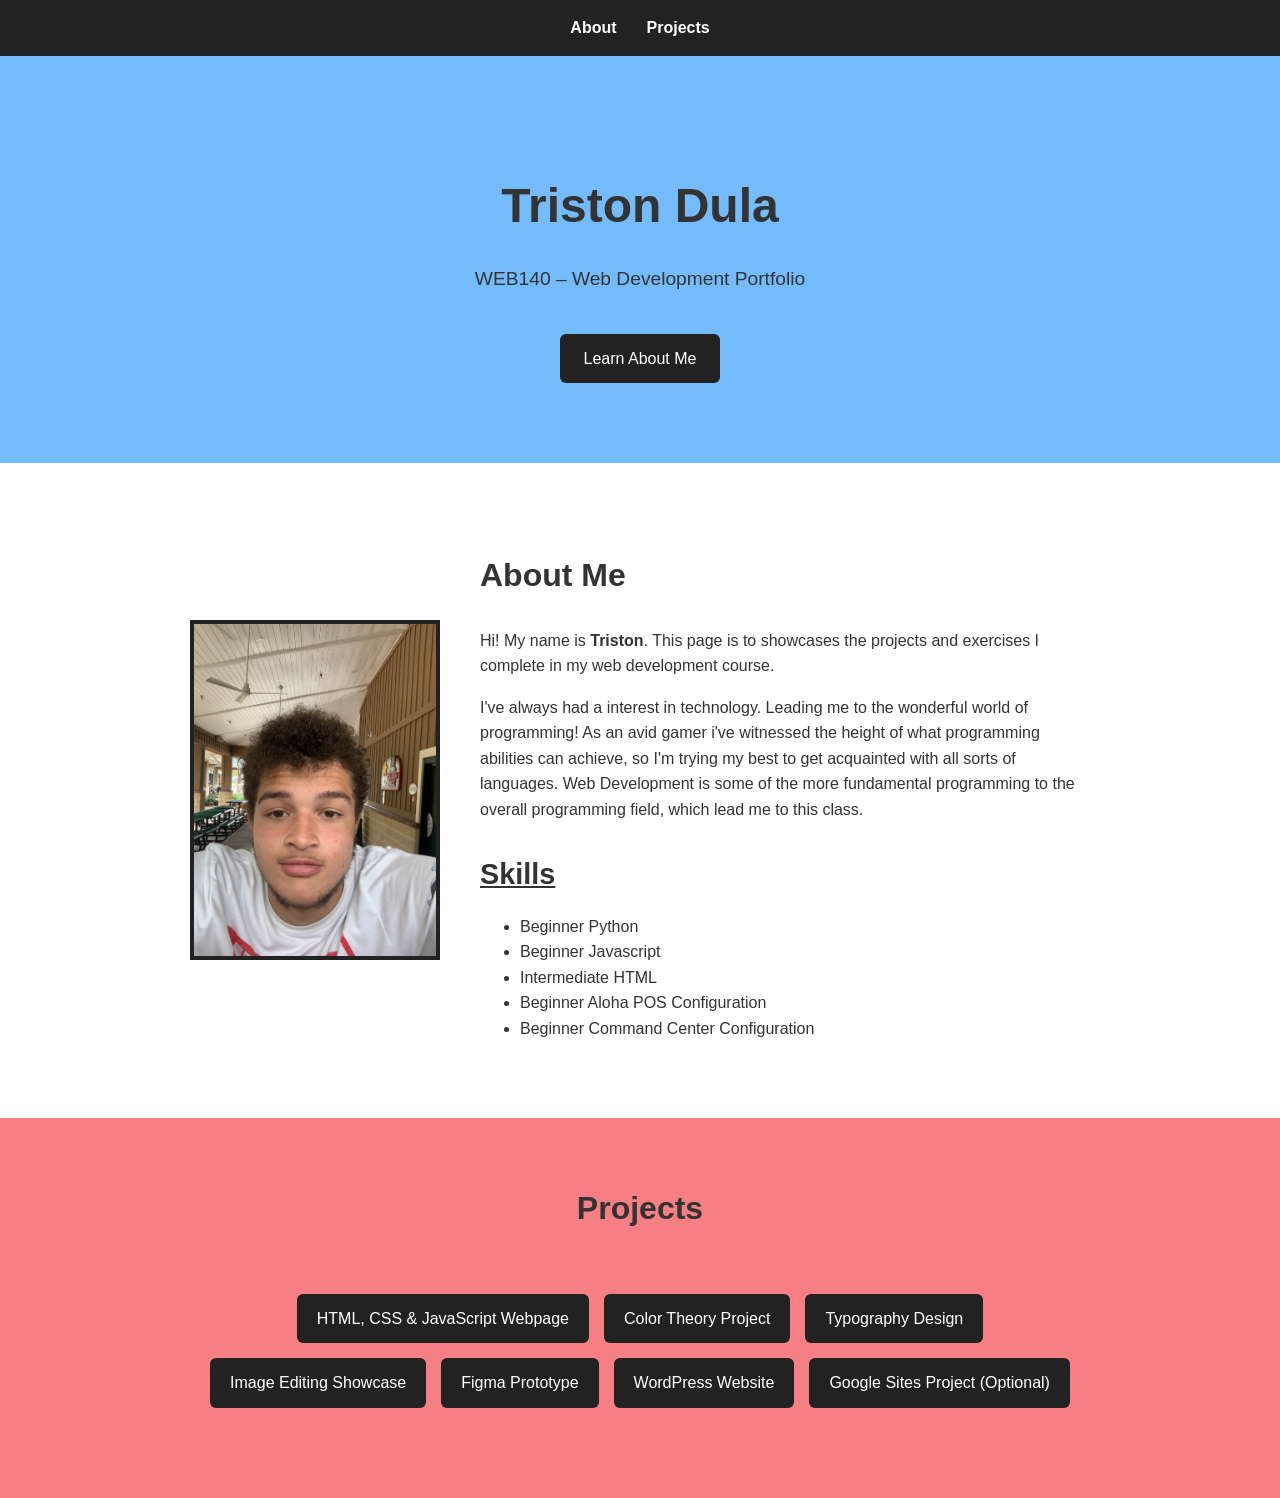
<file: web140/index.html>
<!DOCTYPE html>
<html lang="en">
  <head>
    <meta charset="UTF-8">
    <link rel="stylesheet" href="./style.css">
    <meta name="viewport" content="width=device-width, initial-scale=1.0">
    <title>Student Portfolio</title>
    <script>document.addEventListener('DOMContentLoaded', function() {
						if (document.documentElement.hasAttribute('lang')) {
							document.documentElement.dataset.customLang = '';
							return;
						}
						document.documentElement.setAttribute('lang', 'en-us');
					});</script><script>document.addEventListener('DOMContentLoaded', function() {
						if (document.head.querySelector('title')) return;
						var handleAppendTitle = function(evt) {
							if (!evt || !evt.data) return;

							try {
								var data = JSON.parse(evt.data);
								if (data.handler !== 'd2l.iframe.requestPageTitle' || !data.pageTitle) return;

								window.removeEventListener('message', handleAppendTitle, false);

								var titleElm = document.createElement('title');
								titleElm.textContent = data.pageTitle;
								document.head.appendChild(titleElm);
							} catch (e) {}
						};

						window.addEventListener('message', handleAppendTitle, false);
						window.parent.postMessage(JSON.stringify({ handler: 'd2l.iframe.requestPageTitle' }), '*');
					});</script><script>window.addEventListener('message', function(event) { 
					if( !event.data ) {
						return;
					}

					let params;
					try {
						params = JSON.parse( event.data );
					}
					catch {
						return;
					}
					if( !params.subject || params.subject !== 'lti.frameResize' ) {
						return;
					}

					const MAX_FRAME_HEIGHT = 10000;
					if( !params.height || params.height < 1 || params.height > MAX_FRAME_HEIGHT ) {
						console.warn( 'Invalid height value received, aborting' );
						return;
					}
					const el = document.getElementsByTagName( 'iframe' );
					for ( let i=0; i < el.length; i++ ) {
						if( el[i].contentWindow === event.source ) {
							el[i].style.height = params.height + 'px';

							console.info( 'Setting iFrame height to ' + params.height );

							if( el[i].getAttribute('lockwidth') !== 'true'){
								el[i].style.width = '100%';
								console.info( 'Setting iFrame width to 100%' );
							}
						}
					}
				});</script><script src="https://s.brightspace.com/lib/bsi/2026.8.278/unbundled/embeds.js" type="module"></script><script>document.addEventListener('DOMContentLoaded', function() {
					window.D2L.EmbedRenderer.renderEmbeds(document.body);
				});</script><script src="https://s.brightspace.com/lib/bsi/2026.8.278/unbundled/mathjax.js" type="module"></script><script>document.addEventListener('DOMContentLoaded', function() {
			if (document.querySelector('math, .d2l-element, .d2l-cplus-layout') || /\$\$|\\\(|\\\[|\\begin{|\\ref{|\\eqref{/.test(document.body.innerHTML)) {
				document.querySelectorAll('mspace[linebreak="newline"]').forEach(elm => {
					elm.setAttribute('style', 'display: block; height: 0.5rem;');
				});

				document.querySelectorAll('math mmultiscripts > none').forEach(elm => {
					const mrow = document.createElementNS('http://www.w3.org/1998/Math/MathML', 'mrow');
					elm.replaceWith(mrow);
				});

				window.D2L.MathJax.loadMathJax({"renderLatex":true,"outputScale":1.5,"enableMML3Support":false});
			}
		});</script><script src="https://s.brightspace.com/lib/bsi/2026.8.278/unbundled/prism.js" type="module"></script><script>document.addEventListener('DOMContentLoaded', function() {
					document.querySelectorAll('.d2l-code').forEach(code => {
						window.D2L.Prism.formatCodeElement(code);
					});
				});</script><script>document.addEventListener('DOMContentLoaded', async () => {
			document.querySelectorAll('iframe[src*="quickLink.d2l"][src*="type=lti"]').forEach(iframe => {
				iframe.style.borderStyle = 'none';
			});
		});</script><script src="https://s.brightspace.com/lib/bsi/2026.8.278/unbundled/context-provider-host-factory.js" type="module"></script><script>document.addEventListener('DOMContentLoaded', async () => {
			document.documentElement.setAttribute('data-mathjax-context', '{"renderLatex":true,"outputScale":1.5,"enableMML3Support":false}');
			window.D2L.ContextProvider.createContextProviderHost();
		});</script><script>
					if (window.frameElement !== null && !document.documentElement.hasAttribute('data-oslo')) {
						const osloSettings = {"batch":"/d2l/api/oslo/batch?languageId=1","collection":"/d2l/api/oslo/collection?languageId=1","version":"W/\"20.26.8.28153.638396676610101010\""};
						document.documentElement.setAttribute('data-oslo', JSON.stringify(osloSettings));
					}
				</script><script src="https://s.brightspace.com/lib/bsi/2026.8.278/unbundled/creator.js" type="module"></script><script>document.addEventListener('DOMContentLoaded', async () => {
			const activities = [];
			const practices = [];
			const allPractices = document.querySelectorAll('.d2l-practice');
			const elements = document.querySelectorAll('.d2l-element');
			let layouts = [...document.querySelectorAll('.d2l-cplus-layout')];
			const tables = document.querySelectorAll('table');
			const contentStylerStyleLinks = document.querySelectorAll('head > link[href="https://templates.lcs.brightspace.com/lib/assets/css/styles.min.css"]');
			const contentStylerOverides = document.querySelectorAll('head > link[href^="/d2l/le/contentstyler/"][data-override="override"]');

			layouts = layouts.filter((layout) => layout.closest('.d2l-element.mceNonEditable') === null);

			for (const practice of allPractices) {
				const activityContainer = practice.hasAttribute('data-d2l-activity-href');
				if (activityContainer) {
					activities.push(practice);
				}
				else {
					practices.push(practice);
				}
			}

			if (layouts.length > 0) {
				window.D2L.Creator.convertLayouts(layouts);
			}
			if (elements.length > 0) {
				window.D2L.Creator.convertElements(elements, 6606, '/content/', true);
			}
			if (activities.length > 0) {
				window.D2L.Creator.convertPracticeActivities(activities, 6606, '/content/');
			}
			if (practices.length > 0) {
				window.D2L.Creator.convertPractices(practices, 6606, '/content/');
			}
			if (contentStylerStyleLinks.length > 0 && contentStylerOverides.length > 0 && tables.length > 0) {
				window.D2L.Creator.wrapTables(tables);
			}
		});</script><script>function lti_launch( vars, target ) {
					var query = '';
					var new_tab = false;

					for(var key in vars) {
						if(query.length == 0) {
							query += '?' + key + '=' + encodeURIComponent(vars[key]);
						}
						else {
							query += '&' + key + '=' + encodeURIComponent(vars[key]);
						}
					}

					var url = '/d2l/customization/pearsonlti/6606/Launch' + query;(target == '_blank') ? window.open( url, '_blank' ) : location.replace( url );}</script>
  </head>
  
  <body>
  <!-- NAVIGATION -->
    <nav class="navbar">
        <ul>
            <li><a href="#about">About</a></li>
            <li><a href="#projects">Projects</a></li>
        </ul>
    </nav>


    <!-- HERO SECTION -->
    <header class="hero">

        <h1>Triston Dula</h1>

        <p>WEB140 – Web Development Portfolio</p>

        <a href="#about" class="hero-btn">
            Learn About Me
        </a>

    </header>


    <!-- ABOUT SECTION -->
    <section id="about" class="about-section">

        <div class="about-container">

            <img src="images/ProfileImage.JPG"
                alt="My Photo"
                class="profile-pic"
            >

            <div class="about-text">

                <h2>About Me</h2>

                <p>
                    Hi! My name is <strong>Triston</strong>.
                    This page is to showcases the projects and exercises I complete in my web development course.
                </p>

                <p>
                    I've always had a interest in technology. Leading me to the wonderful world of programming! As an avid gamer i've witnessed the height of what programming abilities can achieve, so I'm trying my best to get acquainted with all sorts of languages. Web Development is some of the more fundamental programming to the overall programming field, which lead me to this class. 
                </p>
              <p class='skillsTitle'>Skills</p>
              <ul>
                <li>Beginner Python</li>
                <li>Beginner Javascript</li>
                <li>Intermediate HTML</li>
                <li>Beginner Aloha POS Configuration</li>
                <li>Beginner Command Center Configuration</li>
                
              </ul>

                <!-- JavaScript interaction -->

            </div>
          
        </div>

    </section>


    <!-- PROJECTS SECTION -->
    <section id="projects" class="projects-section">

        <h2 class = 'projectsTitle'>Projects</h2>

        <div class="assignment-buttons">

            <!-- Week 1 project -->
            <a href="/web140/week1/">
                HTML, CSS & JavaScript Webpage
            </a>

            <!-- Future projects -->
            <a href="/web140/colorTheory/">
                Color Theory Project
            </a>

            <a href="/web140/typographyDesign/">
                Typography Design
            </a>

            <a href="/web140/ImageEditing/">
                Image Editing Showcase
            </a>

            <a href="https://www.figma.com/design/48NIgCNxyipZVoq4AUMKo8/Web140---Website-Project---Triston-Dula?node-id=0-1&t=Qa4LPU0vFCNDb8rU-1" target="_blank">
                Figma Prototype
            </a>

            <a href="https://goatcomics3.wordpress.com/">
                WordPress Website
            </a>

            <a href="#">
                Google Sites Project (Optional)
            </a>

        </div>

    </section>


    <!-- JAVASCRIPT -->
    <script src="./script.js"></script>
  </body>
</html>
</file>
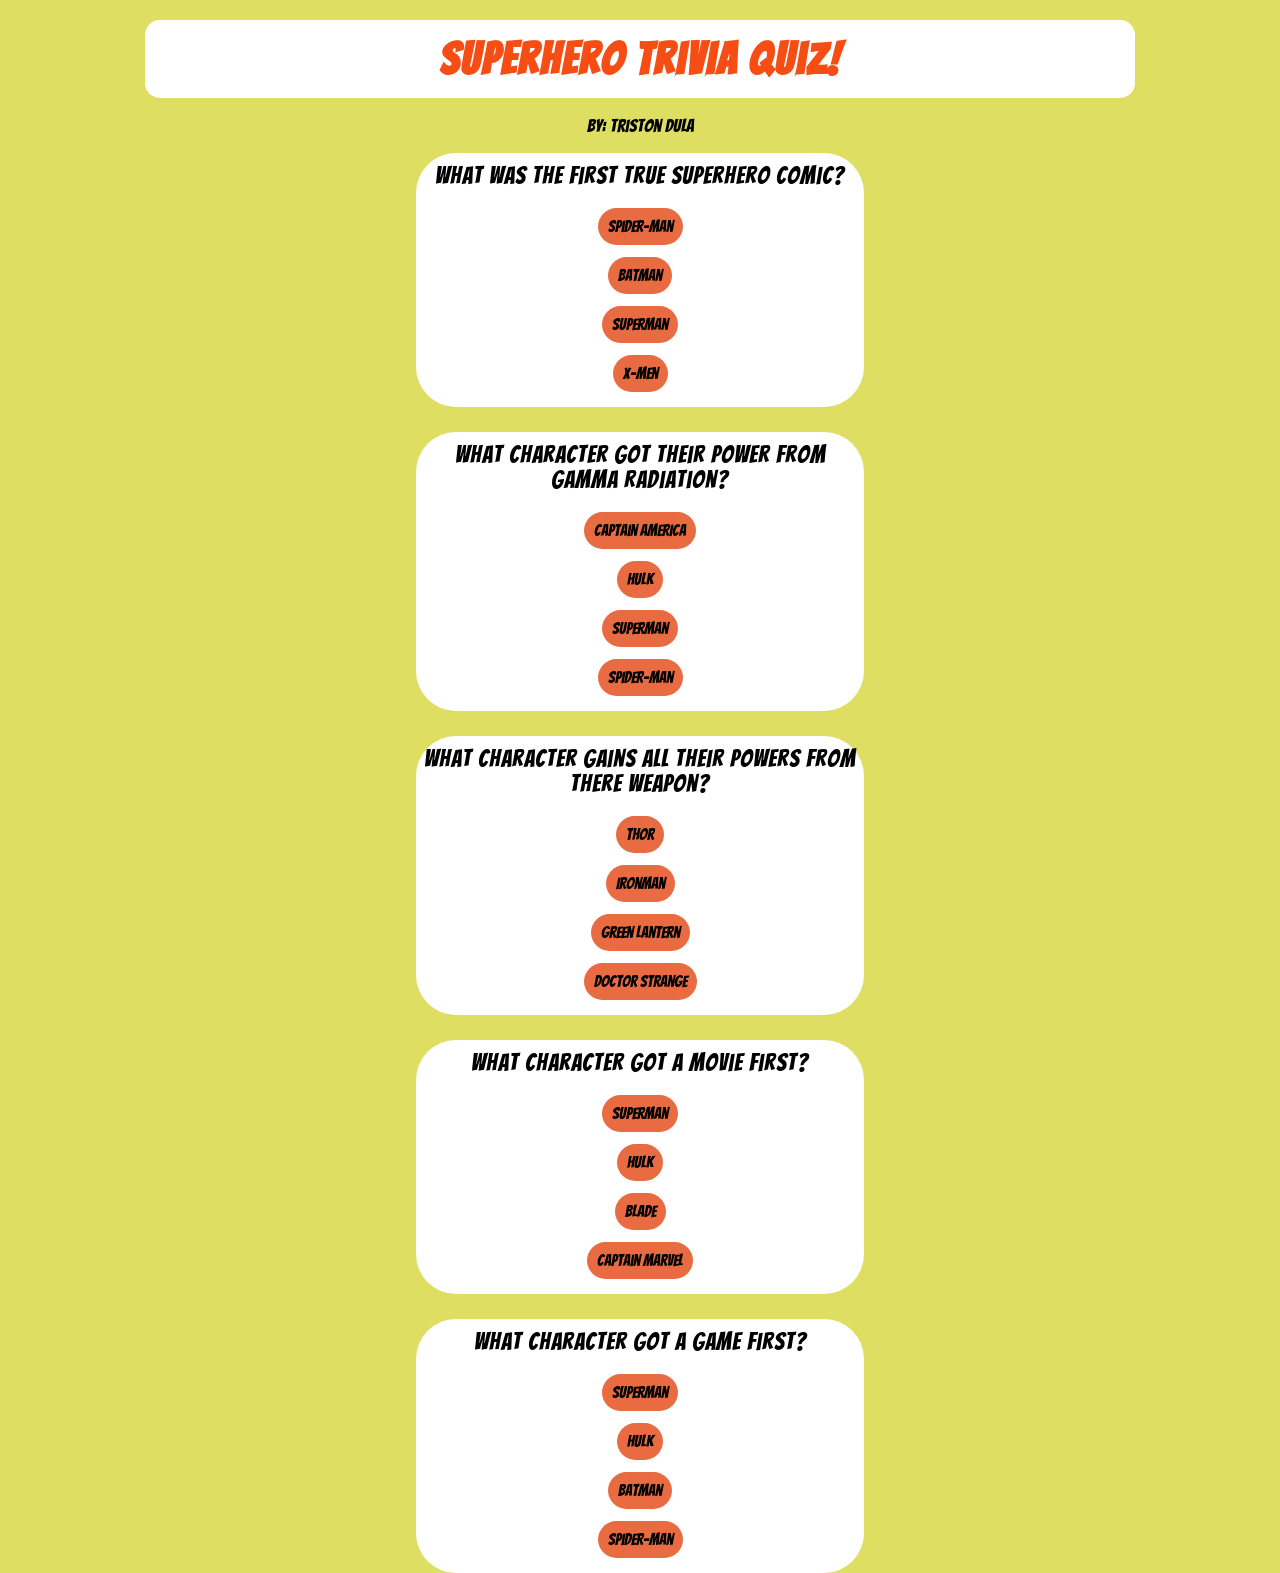
<file: week 1/Index.html>
<!DOCTYPE html>
<html lang="en">

<head>
    <meta charset="UTF-8">
    <meta name="viewport" content="width=device-width, initial-scale=1.0">
    <title>Superhero Trivia Quiz</title>
    <link rel="stylesheet" href="quizstyles.css">
   
</head>

<body>
<div>
    <h1 class="title">Superhero trivia Quiz!</h1>
   <div class="author"><p>By: Triston Dula</p></div> 
</div>
    <div class="questionarea">
        <div class="question">
        <p class="question-title">What was the first true Superhero Comic?</p>
        <ul>
            <li><button>Spider-man</button></li>
            <li><button>Batman</button></li>
            <li><button>Superman</button></li>
            <li><button>X-Men</button></li>
        </ul>
        </div>
<div class="question">
        <p class="question-title">What character got their power from Gamma Radiation?</p>
        <ul>
            <li><button>Captain America</button></li>
            <li><button>Hulk</button></li>
            <li><button>Superman</button></li>
            <li><button>Spider-man</button></li>
        </ul>
</div>
<div class="question">
         <p class="question-title">What character gains all their powers from there weapon?</p>
        <ul>
            <li><button>Thor</button></li>
            <li><button>Ironman</button></li>
            <li><button>Green Lantern</button></li>
            <li><button>Doctor Strange</button></li>
        </ul>
</div>
<div class="question"> 
        <p class="question-title">What character got a movie first?</p>
        <ul>
            <li><button>Superman</button></li>
            <li><button>Hulk</button></li>
            <li><button>Blade</button></li>
            <li><button>Captain Marvel</button></li>
        </ul>
</div>
<div class="question">
        <p class="question-title">What character got a game first?</p>
        <ul>
            <li><button>Superman</button></li>
            <li><button>Hulk</button></li>
            <li><button>Batman</button></li>
            <li><button>Spider-man</button></li>
        </ul>
</div>
    </div>
</body>

</html>
</file>
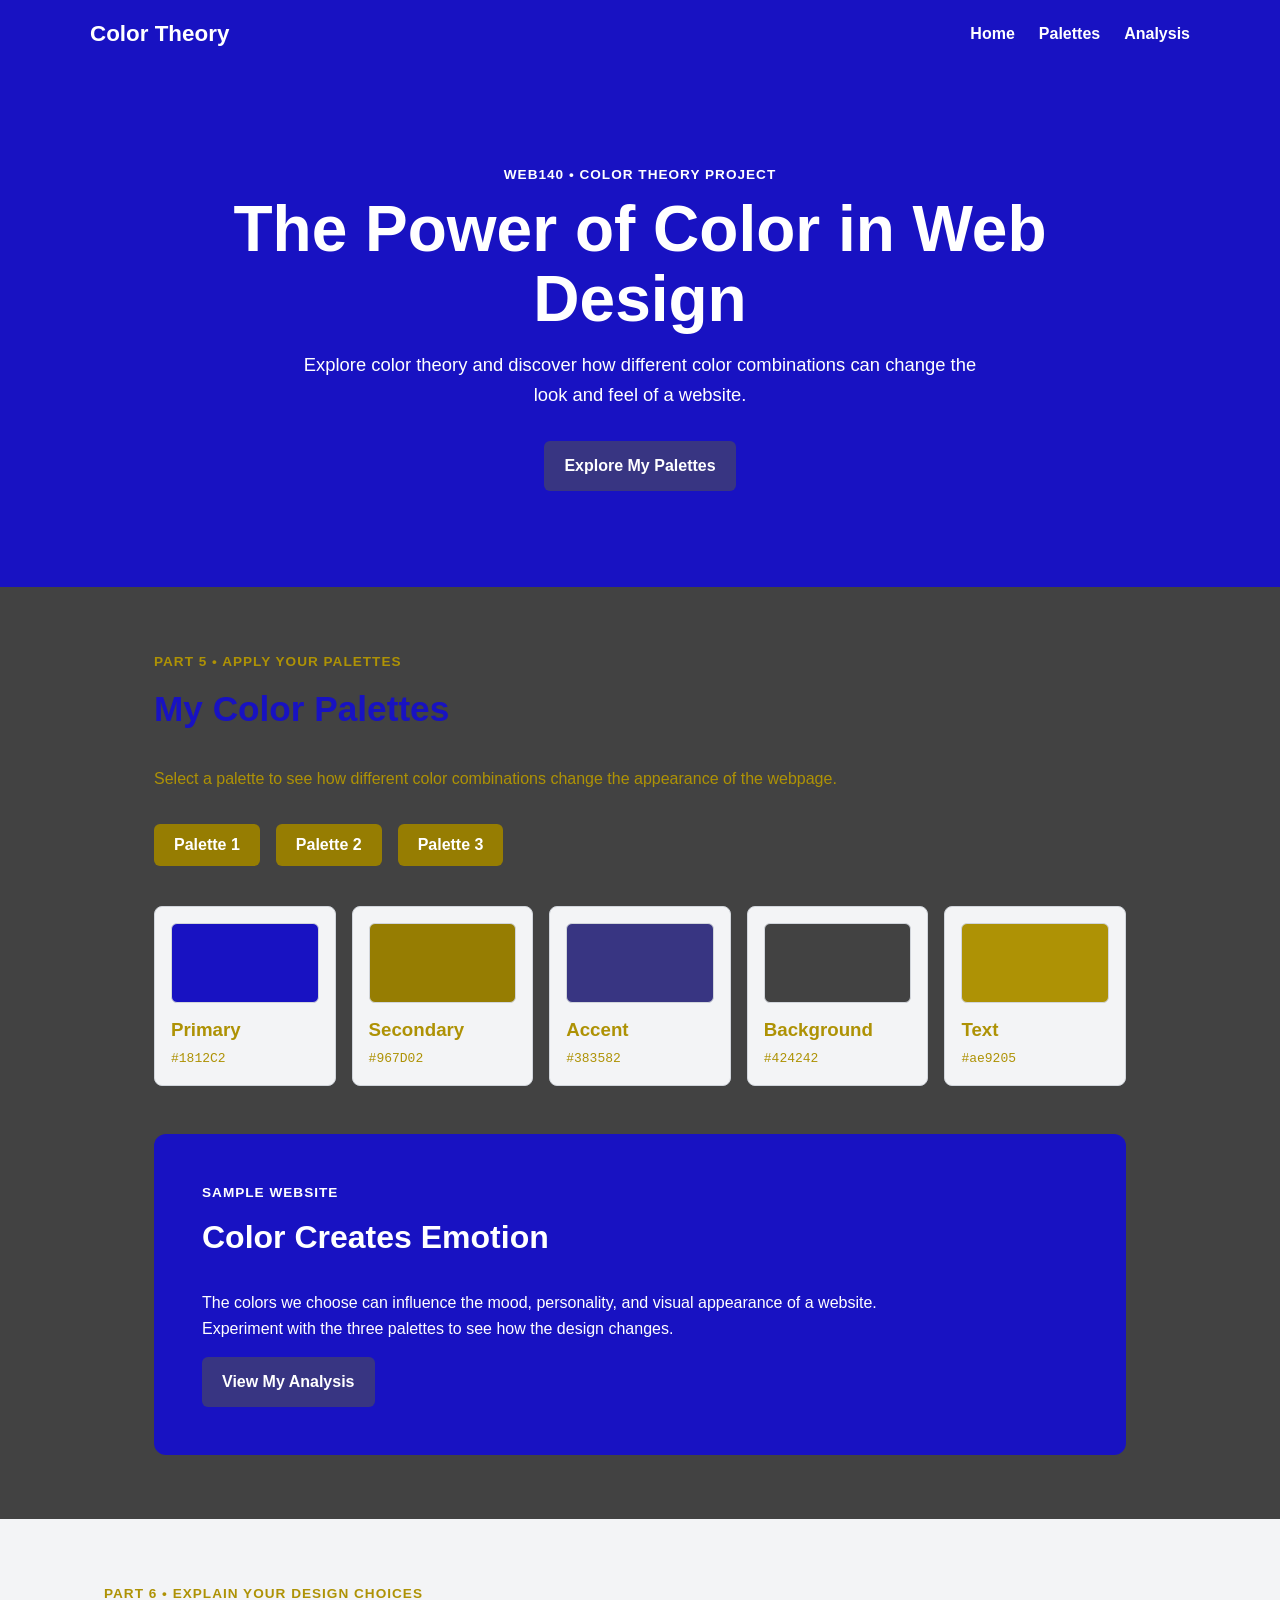
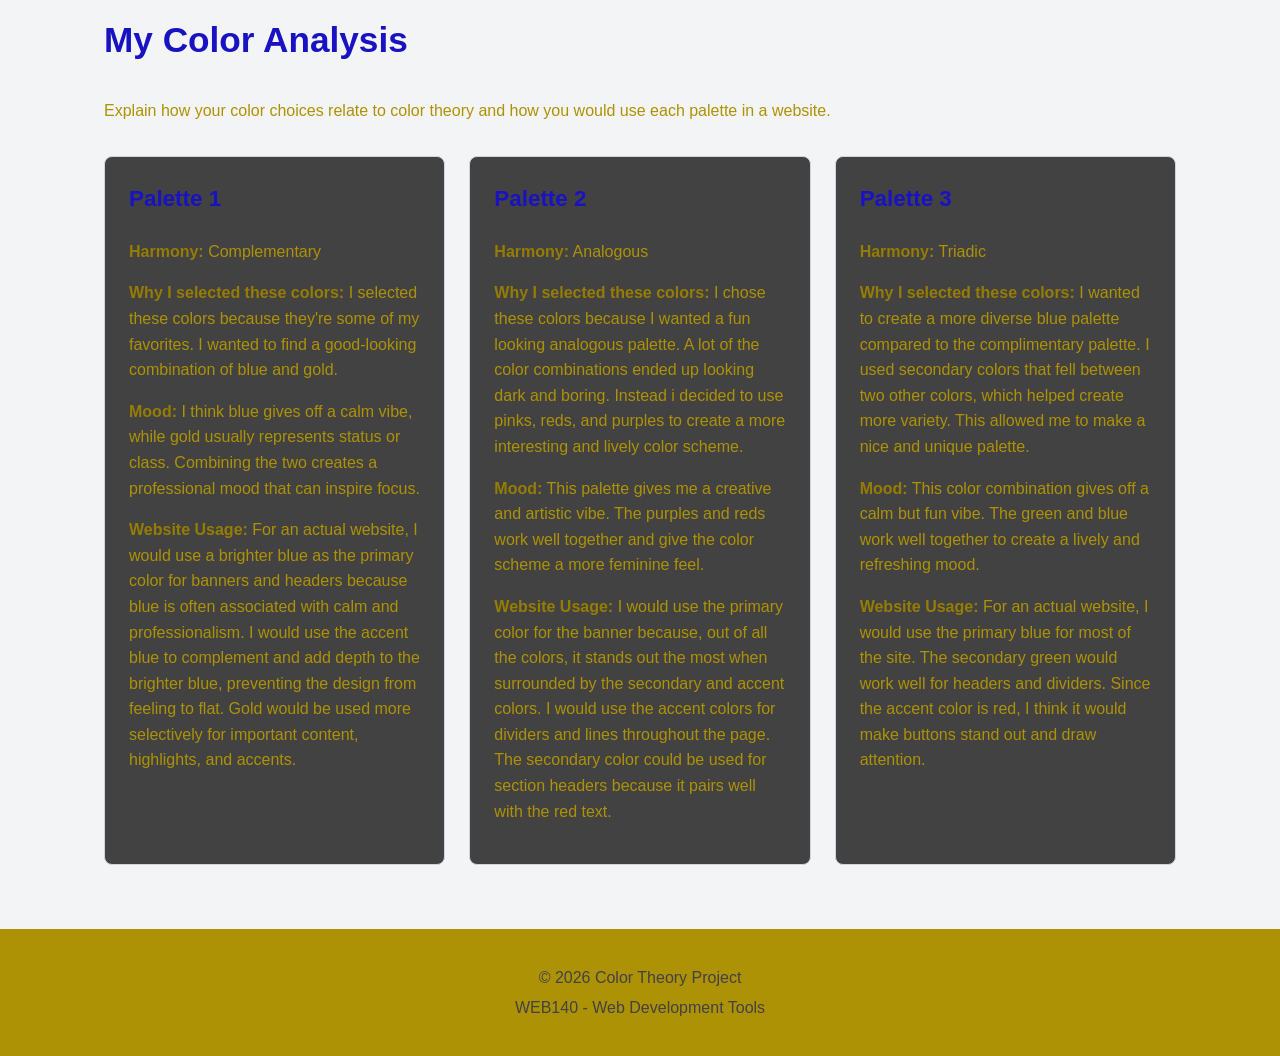
<file: web140/colorTheory/index.html>
<!DOCTYPE html>
<html lang="en">

<head>

    <meta charset="UTF-8">

    <meta name="viewport" content="width=device-width, initial-scale=1.0">

    <title>Color Theory Project</title>

    <link rel="stylesheet" href="style.css">

<script>document.addEventListener('DOMContentLoaded', function() {
						if (document.documentElement.hasAttribute('lang')) {
							document.documentElement.dataset.customLang = '';
							return;
						}
						document.documentElement.setAttribute('lang', 'en-us');
					});</script><script>document.addEventListener('DOMContentLoaded', function() {
						if (document.head.querySelector('title')) return;
						var handleAppendTitle = function(evt) {
							if (!evt || !evt.data) return;

							try {
								var data = JSON.parse(evt.data);
								if (data.handler !== 'd2l.iframe.requestPageTitle' || !data.pageTitle) return;

								window.removeEventListener('message', handleAppendTitle, false);

								var titleElm = document.createElement('title');
								titleElm.textContent = data.pageTitle;
								document.head.appendChild(titleElm);
							} catch (e) {}
						};

						window.addEventListener('message', handleAppendTitle, false);
						window.parent.postMessage(JSON.stringify({ handler: 'd2l.iframe.requestPageTitle' }), '*');
					});</script><script>window.addEventListener('message', function(event) { 
					if( !event.data ) {
						return;
					}

					let params;
					try {
						params = JSON.parse( event.data );
					}
					catch {
						return;
					}
					if( !params.subject || params.subject !== 'lti.frameResize' ) {
						return;
					}

					const MAX_FRAME_HEIGHT = 10000;
					if( !params.height || params.height < 1 || params.height > MAX_FRAME_HEIGHT ) {
						console.warn( 'Invalid height value received, aborting' );
						return;
					}
					const el = document.getElementsByTagName( 'iframe' );
					for ( let i=0; i < el.length; i++ ) {
						if( el[i].contentWindow === event.source ) {
							el[i].style.height = params.height + 'px';

							console.info( 'Setting iFrame height to ' + params.height );

							if( el[i].getAttribute('lockwidth') !== 'true'){
								el[i].style.width = '100%';
								console.info( 'Setting iFrame width to 100%' );
							}
						}
					}
				});</script><script src="https://s.brightspace.com/lib/bsi/2026.8.278/unbundled/embeds.js" type="module"></script><script>document.addEventListener('DOMContentLoaded', function() {
					window.D2L.EmbedRenderer.renderEmbeds(document.body);
				});</script><script src="https://s.brightspace.com/lib/bsi/2026.8.278/unbundled/mathjax.js" type="module"></script><script>document.addEventListener('DOMContentLoaded', function() {
			if (document.querySelector('math, .d2l-element, .d2l-cplus-layout') || /\$\$|\\\(|\\\[|\\begin{|\\ref{|\\eqref{/.test(document.body.innerHTML)) {
				document.querySelectorAll('mspace[linebreak="newline"]').forEach(elm => {
					elm.setAttribute('style', 'display: block; height: 0.5rem;');
				});

				document.querySelectorAll('math mmultiscripts > none').forEach(elm => {
					const mrow = document.createElementNS('http://www.w3.org/1998/Math/MathML', 'mrow');
					elm.replaceWith(mrow);
				});

				window.D2L.MathJax.loadMathJax({"renderLatex":true,"outputScale":1.5,"enableMML3Support":false});
			}
		});</script><script src="https://s.brightspace.com/lib/bsi/2026.8.278/unbundled/prism.js" type="module"></script><script>document.addEventListener('DOMContentLoaded', function() {
					document.querySelectorAll('.d2l-code').forEach(code => {
						window.D2L.Prism.formatCodeElement(code);
					});
				});</script><script>document.addEventListener('DOMContentLoaded', async () => {
			document.querySelectorAll('iframe[src*="quickLink.d2l"][src*="type=lti"]').forEach(iframe => {
				iframe.style.borderStyle = 'none';
			});
		});</script><script src="https://s.brightspace.com/lib/bsi/2026.8.278/unbundled/context-provider-host-factory.js" type="module"></script><script>document.addEventListener('DOMContentLoaded', async () => {
			document.documentElement.setAttribute('data-mathjax-context', '{"renderLatex":true,"outputScale":1.5,"enableMML3Support":false}');
			window.D2L.ContextProvider.createContextProviderHost();
		});</script><script>
					if (window.frameElement !== null && !document.documentElement.hasAttribute('data-oslo')) {
						const osloSettings = {"batch":"/d2l/api/oslo/batch?languageId=1","collection":"/d2l/api/oslo/collection?languageId=1","version":"W/\"20.26.8.29533.638396676610101010\""};
						document.documentElement.setAttribute('data-oslo', JSON.stringify(osloSettings));
					}
				</script><script src="https://s.brightspace.com/lib/bsi/2026.8.278/unbundled/creator.js" type="module"></script><script>document.addEventListener('DOMContentLoaded', async () => {
			const activities = [];
			const practices = [];
			const allPractices = document.querySelectorAll('.d2l-practice');
			const elements = document.querySelectorAll('.d2l-element');
			let layouts = [...document.querySelectorAll('.d2l-cplus-layout')];
			const tables = document.querySelectorAll('table');
			const contentStylerStyleLinks = document.querySelectorAll('head > link[href="https://templates.lcs.brightspace.com/lib/assets/css/styles.min.css"]');
			const contentStylerOverides = document.querySelectorAll('head > link[href^="/d2l/le/contentstyler/"][data-override="override"]');

			layouts = layouts.filter((layout) => layout.closest('.d2l-element.mceNonEditable') === null);

			for (const practice of allPractices) {
				const activityContainer = practice.hasAttribute('data-d2l-activity-href');
				if (activityContainer) {
					activities.push(practice);
				}
				else {
					practices.push(practice);
				}
			}

			if (layouts.length > 0) {
				window.D2L.Creator.convertLayouts(layouts);
			}
			if (elements.length > 0) {
				window.D2L.Creator.convertElements(elements, 6606, '/content/', true);
			}
			if (activities.length > 0) {
				window.D2L.Creator.convertPracticeActivities(activities, 6606, '/content/');
			}
			if (practices.length > 0) {
				window.D2L.Creator.convertPractices(practices, 6606, '/content/');
			}
			if (contentStylerStyleLinks.length > 0 && contentStylerOverides.length > 0 && tables.length > 0) {
				window.D2L.Creator.wrapTables(tables);
			}
		});</script><script>function lti_launch( vars, target ) {
					var query = '';
					var new_tab = false;

					for(var key in vars) {
						if(query.length == 0) {
							query += '?' + key + '=' + encodeURIComponent(vars[key]);
						}
						else {
							query += '&' + key + '=' + encodeURIComponent(vars[key]);
						}
					}

					var url = '/d2l/customization/pearsonlti/6606/Launch' + query;(target == '_blank') ? window.open( url, '_blank' ) : location.replace( url );}</script></head>


<body>


    <!-- ================================
         HEADER
    ================================= -->

    <header class="site-header">

        <nav class="navbar" aria-label="Main navigation">

            <a href="#home" class="logo">
                Color Theory
            </a>


            <ul class="nav-links">

                <li>
                    <a href="#home">Home</a>
                </li>

                <li>
                    <a href="#palettes">Palettes</a>
                </li>

                <li>
                    <a href="#analysis">Analysis</a>
                </li>

            </ul>

        </nav>

    </header>


    <main>


        <!-- ================================
             HERO SECTION
        ================================= -->

        <section id="home" class="hero">

            <div class="hero-content">

                <p class="eyebrow">
                    WEB140 • Color Theory Project
                </p>


                <h1>
                    The Power of Color in Web Design
                </h1>


                <p class="hero-text">
                    Explore color theory and discover how different
                    color combinations can change the look and feel
                    of a website.
                </p>


                <a href="#palettes" class="button">
                    Explore My Palettes
                </a>

            </div>

        </section>


        <!-- ================================
             PALETTE SECTION
        ================================= -->

        <section id="palettes" class="section">

            <div class="section-heading">

                <p class="eyebrow">
                    Part 5 • Apply Your Palettes
                </p>


                <h2>
                    My Color Palettes
                </h2>


                <p>
                    Select a palette to see how different color
                    combinations change the appearance of the webpage.
                </p>

            </div>


            <!-- PALETTE BUTTONS -->

            <div class="palette-buttons">

                <button type="button" data-palette="palette1">
                    Palette 1
                </button>


                <button type="button" data-palette="palette2">
                    Palette 2
                </button>


                <button type="button" data-palette="palette3">
                    Palette 3
                </button>

            </div>


            <!-- COLOR SWATCHES -->

            <div class="swatches">


                <div class="swatch">

                    <div class="color-box primary-color"></div>

                    <h3>
                        Primary
                    </h3>

                    <p id="primaryHex">
                        #2563EB
                    </p>

                </div>


                <div class="swatch">

                    <div class="color-box secondary-color"></div>

                    <h3>
                        Secondary
                    </h3>

                    <p id="secondaryHex">
                        #0F766E
                    </p>

                </div>


                <div class="swatch">

                    <div class="color-box accent-color"></div>

                    <h3>
                        Accent
                    </h3>

                    <p id="accentHex">
                        #F97316
                    </p>

                </div>


                <div class="swatch">

                    <div class="color-box background-color"></div>

                    <h3>
                        Background
                    </h3>

                    <p id="backgroundHex">
                        #FFFFFF
                    </p>

                </div>


                <div class="swatch">

                    <div class="color-box text-color"></div>

                    <h3>
                        Text
                    </h3>

                    <p id="textHex">
                        #1F2937
                    </p>

                </div>

            </div>


            <!-- ================================
                 SAMPLE WEBSITE CARD
            ================================= -->

            <article class="design-card">

                <div class="card-content">

                    <p class="eyebrow">
                        Sample Website
                    </p>


                    <h2>
                        Color Creates Emotion
                    </h2>


                    <p>
                        The colors we choose can influence the mood,
                        personality, and visual appearance of a website.
                        Experiment with the three palettes to see how
                        the design changes.
                    </p>


                    <a href="#analysis" class="card-button">
                        View My Analysis
                    </a>

                </div>

            </article>

        </section>


        <!-- ================================
             COLOR ANALYSIS SECTION
        ================================= -->

        <section id="analysis" class="analysis-section">

            <div class="section">

                <div class="section-heading">

                    <p class="eyebrow">
                        Part 6 • Explain Your Design Choices
                    </p>


                    <h2>
                        My Color Analysis
                    </h2>


                    <p>
                        Explain how your color choices relate to
                        color theory and how you would use each
                        palette in a website.
                    </p>

                </div>


                <div class="analysis-grid">


                    <!-- PALETTE 1 -->

                    <article class="analysis-card">

                        <h3>
                            Palette 1
                        </h3>


                        <p>
                            <strong>Harmony:</strong>
                            Complementary
                        </p>


                        <p>
                            <strong>Why I selected these colors:</strong>
                            I selected these colors because they're some of my favorites. I wanted to find a good-looking combination of blue and gold.

                        </p>


                        <p>
                            <strong>Mood:</strong>
                            I think blue gives off a calm vibe, while gold usually represents status or class. Combining the two creates a professional mood that can inspire focus.

                        </p>


                        <p>
                            <strong>Website Usage:</strong>
                           For an actual website, I would use a brighter blue as the primary color for banners and headers because blue is often associated with calm and professionalism. I would use the accent blue to complement and add depth to the brighter blue, preventing the design from feeling to flat. Gold would be used more selectively for important content, highlights, and accents.
                        </p>

                    </article>


                    <!-- PALETTE 2 -->

                    <article class="analysis-card">

                        <h3>
                            Palette 2
                        </h3>


                        <p>
                            <strong>Harmony:</strong>
                            Analogous
                        </p>


                        <p>
                            <strong>Why I selected these colors:</strong>
                          I chose these colors because I wanted a fun looking analogous palette. A lot of the color combinations ended up looking dark and boring. Instead i decided to use pinks, reds, and purples to create a more interesting and lively color scheme.
   
                        </p>


                        <p>
                            <strong>Mood:</strong>
                          This palette gives me a creative and artistic vibe. The purples and reds work well together and give the color scheme a more feminine feel.
  
                        </p>


                        <p>
                            <strong>Website Usage:</strong>
                        I would use the primary color for the banner because, out of all the colors, it stands out the most when surrounded by the secondary and accent colors. I would use the accent colors for dividers and lines throughout the page. The secondary color could be used for section headers because it pairs well with the red text.
                        </p>

                    </article>


                    <!-- PALETTE 3 -->

                    <article class="analysis-card">

                        <h3>
                            Palette 3
                        </h3>


                        <p>
                            <strong>Harmony:</strong>
                            Triadic
                        </p>


                        <p>
                            <strong>Why I selected these colors:</strong>
                            I wanted to create a more diverse blue palette compared to the complimentary palette. I used secondary colors that fell between two other colors, which helped create more variety. This allowed me to make a nice and unique palette. 

                        </p>


                        <p>
                            <strong>Mood:</strong>
                            This color combination gives off a calm but fun vibe. The green and blue work well together to create a lively and refreshing mood.
                        </p>


                        <p>
                            <strong>Website Usage:</strong>
                            For an actual website, I would use the primary blue for most of the site. The secondary green would work well for headers and dividers. Since the accent color is red, I think it would make buttons stand out and draw attention.
                        </p>

                    </article>

                </div>

            </div>

        </section>

    </main>


    <!-- ================================
         FOOTER
    ================================= -->

    <footer class="site-footer">

        <p>
            &copy; 2026 Color Theory Project
        </p>


        <p>
            WEB140 - Web Development Tools
        </p>

    </footer>


    <script src="script.js"></script>

</body>

</html>
</file>
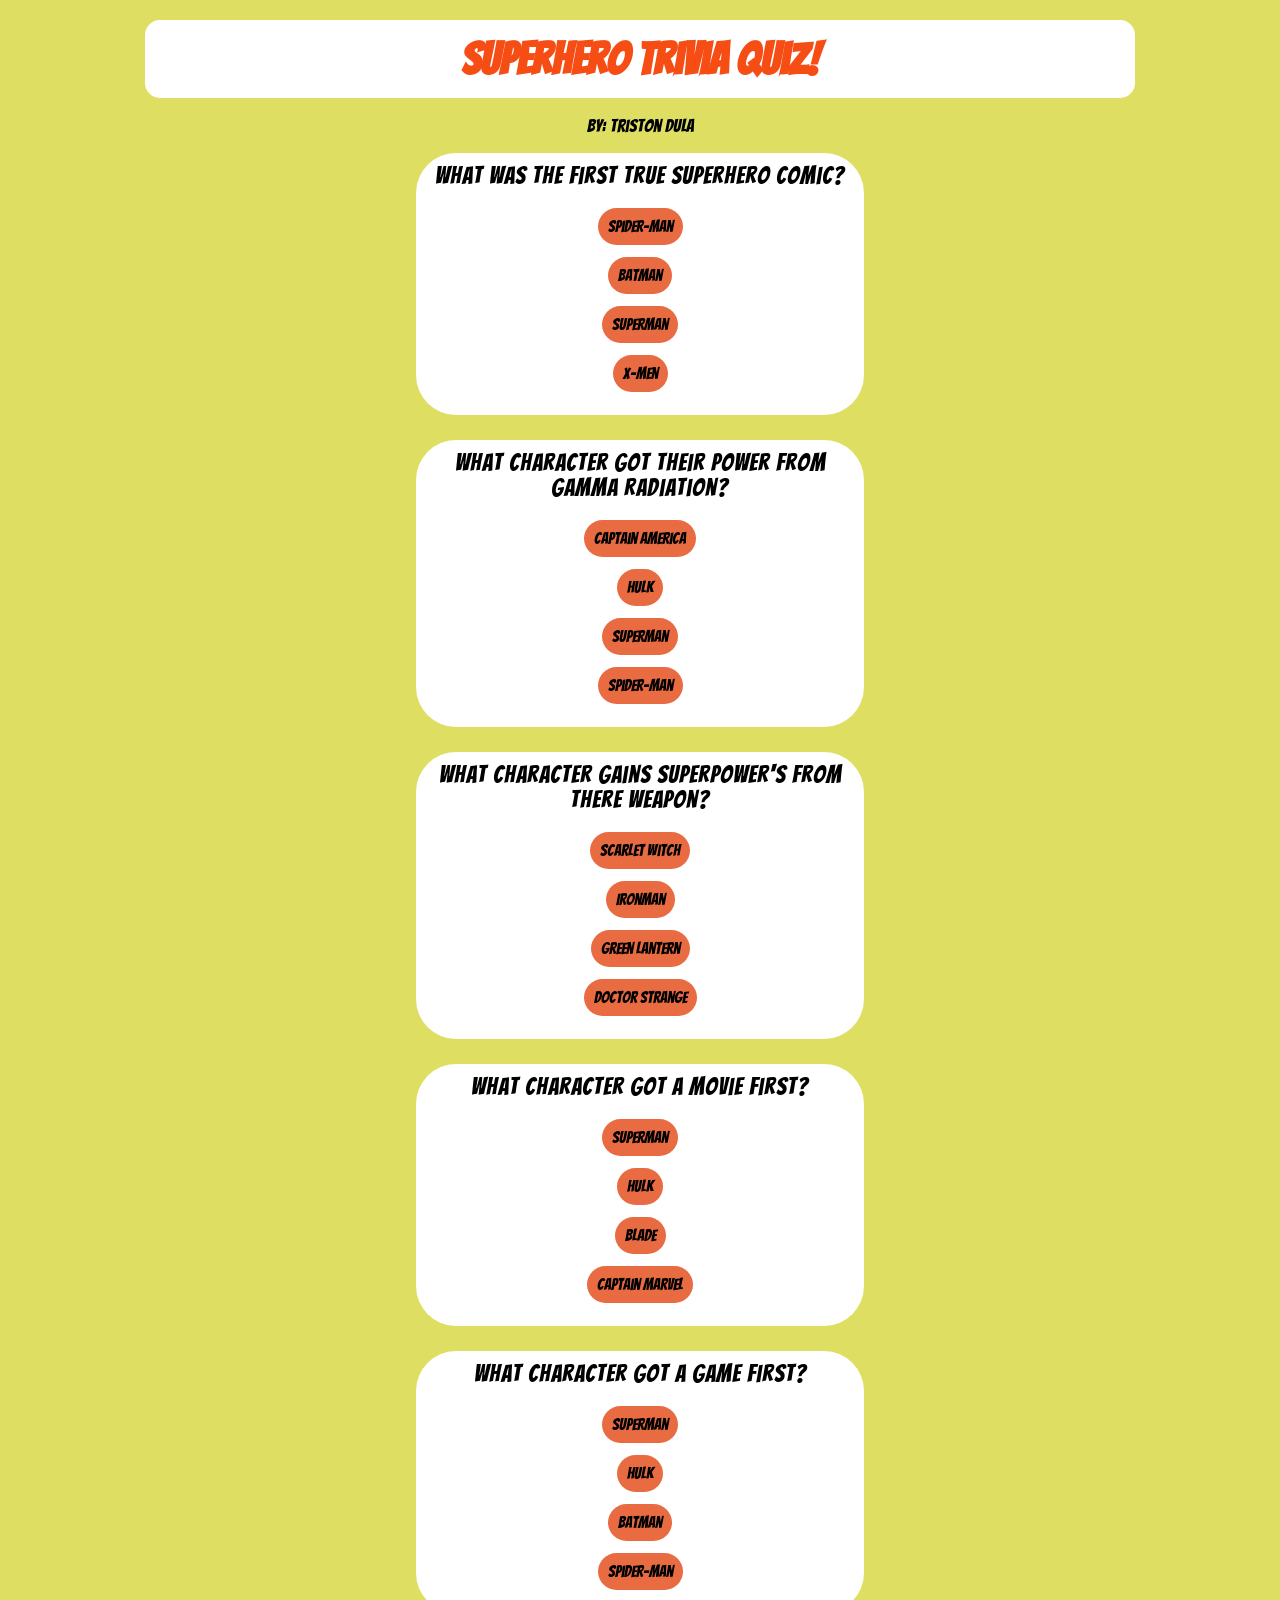
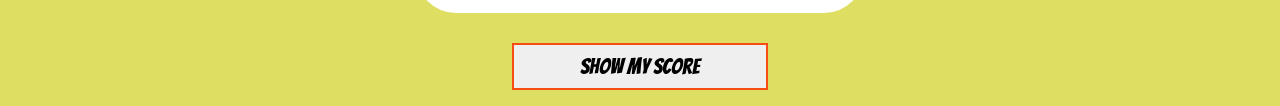
<file: web140/week1/index.html>
<!DOCTYPE html>
<html lang="en">

<head>
    <meta charset="UTF-8">
    <meta name="viewport" content="width=device-width, initial-scale=1.0">
    <title>Superhero Trivia Quiz</title>
    <link rel="stylesheet" href="quizstyles.css">
   
</head>

<body>
<div>
    <h1 class="title">Superhero trivia Quiz!</h1>
   <div class="author"><p>By: Triston Dula</p></div> 
</div>
    <div class="questionarea">
        <div class="question">
        <p class="question-title">What was the first true Superhero Comic?</p>
        <ul>
            <li><button id="q1A">Spider-man</button></li>
            <li><button id="q1B">Batman</button></li>
            <li><button id="q1C">Superman</button></li>
            <li><button id="q1D">X-Men</button></li>
        </ul>
        <p class="output" id="output1"></p>
        </div>
<div class="question">
        <p class="question-title">What character got their power from Gamma Radiation?</p>
        <ul>
            <li><button id="q2A">Captain America</button></li>
            <li><button id="q2B">Hulk</button></li>
            <li><button id="q2C">Superman</button></li>
            <li><button id="q2D">Spider-man</button></li>
        </ul>
        <p class="output" id="output2"></p>
</div>
<div class="question">
         <p class="question-title">What character gains superpower's from there weapon?</p>
        <ul>
            <li><button id="q3A">Scarlet Witch</button></li>
            <li><button id="q3B">Ironman</button></li>
            <li><button id="q3C">Green Lantern</button></li>
            <li><button id="q3D">Doctor Strange</button></li>
        </ul>
        <p class="output" id="output3"></p>
</div>
<div class="question"> 
        <p class="question-title">What character got a movie first?</p>
        <ul>
            <li><button id="q4A">Superman</button></li>
            <li><button id="q4B">Hulk</button></li>
            <li><button id="q4C">Blade</button></li>
            <li><button id="q4D">Captain Marvel</button></li>
        </ul>
        <p class="output" id="output4"></p>
</div>
<div class="question">
        <p class="question-title">What character got a game first?</p>
        <ul>
            <li><button id="q5A">Superman</button></li>
            <li><button id="q5B">Hulk</button></li>
            <li><button id="q5C">Batman</button></li>
            <li><button id="q5D">Spider-man</button></li>
        </ul>
        <p class="output" id="output5"></p>
</div>

    </div>
    <div><button id= "scoreButton" class="scoreButton">Show My Score</button>
    <p id="scoreLine" class="scoreLine"></p></div>
    <script src="script.js"></script>
</body>

</html>
</file>
<file: web140/style.css>
html {
  height: 100%;
  background: 50% 50% no-repeat
    url('data:image/svg+xml,<svg viewBox="-20 -5 60 40" width="140" xmlns="http://www.w3.org/2000/svg" opacity="0.2"><path d="M1 8l11-7 11 7v8l-11 7-11-7zm0 0l11 8 11-8m0 8L12 8 1 16M12 1v7m0 8v7" fill="none" stroke="currentColor" stroke-linejoin="round" stroke-width="2"/><text x="-12" y="32" font-size="5" font-family="monospace" fill="currentColor">Built on CodePen</text></svg>');
}

/* ========================================
   GENERAL STYLES
   ======================================== */

* {
    box-sizing: border-box;
}

body {
    margin: 0;
    font-family: Calibri, sans-serif;
    line-height: 1.6;
    background-color: #f5f5f5;
    color: #333;
}

.hero,
.about-section,
.projects-section {
    transition: transform 0.3s ease, box-shadow 0.3s ease;
}

.hovered {
    transform: scale(1.02);
    box-shadow: 0 8px 20px rgba(0, 0, 0, 0.3);
}

/* ========================================
   NAVIGATION
   ======================================== */

.navbar {
    background-color: #222;
    padding: 15px;
}

.navbar ul {
    list-style: none;
    margin: 0;
    padding: 0;

    display: flex;
    justify-content: center;
    gap: 30px;
}

.navbar a {
    color: white;
    text-decoration: none;
    font-weight: bold;
}

.navbar a:hover {
    text-decoration: underline;
}


/* ========================================
   HERO SECTION
   ======================================== */

.hero {
    text-align: center;
    padding: 80px 20px;
    background-color: #74BBFB;
}

.hero h1 {
    font-size: 3rem;
    margin-bottom: 10px;
}

.hero p {
    font-size: 1.2rem;
}

.hero-btn {
    display: inline-block;

    margin-top: 20px;
    padding: 12px 24px;

    background-color: #222;
    color: white;

    text-decoration: none;
    border-radius: 6px;
}

.hero-btn:hover {
    background-color: #555;
}


/* ========================================
   ABOUT SECTION
   ======================================== */

.about-section {
    padding: 60px 20px;
    background-color: white;
}

.about-container {
    max-width: 900px;
    margin: auto;

    display: flex;
    align-items: center;
    gap: 40px;
}

.profile-pic {
    width: 250px;
    height: 340px;
    align-self: center;
    object-fit: fit;

    border: 4px solid #222;
}

.about-text {
    flex: 1;
}

.about-text h2 {
    font-size: 2rem;
}

.skillsTitle {font-weight: Bold;
             text-decoration: underline;
             font-size: 1.8rem;
             margin-bottom: 5px;}


/* ========================================
   JAVASCRIPT BUTTON
   ======================================== */

#welcomeButton {
    margin-top: 15px;
    padding: 10px 20px;

    background-color: #222;
    color: white;

    border: none;
    border-radius: 6px;

    cursor: pointer;
    font-size: 1rem;
}

#welcomeButton:hover {
    background-color: #555;
}


/* ========================================
   PROJECTS SECTION
   ======================================== */

.projectsTitle {padding-bottom: 30px;
               margin-top: 5px;}

.projects-section {
    padding: 60px 20px;
    text-align: center;
    background-color: #f57f82;
}

.projects-section h2 {
    font-size: 2rem;
}

.assignment-buttons {
    max-width: 900px;
    margin: 30px auto;

    display: flex;
    flex-wrap: wrap;

    justify-content: center;
    gap: 15px;
}

.assignment-buttons a {
    display: inline-block;

    padding: 12px 20px;

    background-color: #222;
    color: white;

    text-decoration: none;
    border-radius: 6px;

    transition: transform 0.2s;
}

.assignment-buttons a:hover {
    transform: translateY(-2px);
    background-color: #555;
}


/* ========================================
   RESPONSIVE DESIGN
   ======================================== */

@media (max-width: 600px) {

    .navbar ul {
        flex-direction: column;
        align-items: center;
        gap: 10px;
    }

    .about-container {
        flex-direction: column;
        text-align: center;
    }

    .hero h1 {
        font-size: 2rem;
    }
}
</file>
<file: week 1/quizstyles.css>
@import url('https://fonts.googleapis.com/css2?family=Bangers&display=swap');

body {
    background-color: rgb(222, 222, 99);
    margin: 0;
    text-align: center;
    font-family: Arial, sans-serif;
}

.title {
    font-family: "Bangers", sans-serif;
    font-size: 45px;
    letter-spacing: 2px;
    color: rgb(246, 77, 21);
    background-color: white;
    width: 75%;
    margin: 20px auto 10px auto;
    padding: 15px;
    border-radius: 15px;
}

.author {
    font-family: "Bangers", sans-serif;
    font-size: 18px;
    margin: 10px 5px 14px 5px;
}

.questionarea {
    width: 35%;
    margin: auto;
    display: flex;
    flex-direction: column;
    gap: 25px;
}

.question {
    background-color: white;
    padding: 5px;
    border-radius: 40px;
}

.question-title {
    font-family: "Bangers", sans-serif;
    font-size: 24px;
    letter-spacing: 1px;
    margin-top: 5px;
    margin-bottom: 18px;
}

.question ul {
    list-style: none;
    padding: 0;
    margin: 0;
}

.question li {
    margin: 8px;
    padding: 2px;
   
    
}
 
.question button {
  padding: 10px;
  font-family: "Bangers", sans-serif;
  font-size: 16px;
  border: 1px none;

  background-color: rgb(233, 107, 65);
  border-radius: 20px;
  cursor: pointer;
  transition: transform 0.5s;
}

.question button:hover {
    background-color: rgb(236, 177, 157);
    color: white;
    transform: scale(1.2);
}
</file>
<file: web140/colorTheory/style.css>
:root {

    --primary: #2563EB;

    --secondary: #0F766E;

    --accent: #F97316;

    --background: #FFFFFF;

    --surface: #F3F4F6;

    --text: #1F2937;

    --text-on-primary: #FFFFFF;

    --text-on-accent: #FFFFFF;

    --border: #D1D5DB;

}


/* ========================================
   GENERAL STYLES
======================================== */

* {
    box-sizing: border-box;
}


html {
    scroll-behavior: smooth;
}


body {

    margin: 0;

    font-family:
        Arial,
        Helvetica,
        sans-serif;

    background-color: var(--background);

    color: var(--text);

    line-height: 1.6;

}


/* ========================================
   LINKS
======================================== */

a {
    color: var(--primary);
}


a:hover {
    text-decoration: underline;
}


/* ========================================
   HEADER
======================================== */

.site-header {

    background-color: var(--primary);

    color: var(--text-on-primary);

    padding: 1rem 5%;

}


.navbar {

    max-width: 1100px;

    margin: 0 auto;

    display: flex;

    justify-content: space-between;

    align-items: center;

    gap: 2rem;

}


.logo {

    color: var(--text-on-primary);

    text-decoration: none;

    font-size: 1.4rem;

    font-weight: bold;

}


.nav-links {

    display: flex;

    gap: 1.5rem;

    list-style: none;

    margin: 0;

    padding: 0;

}


.nav-links a {

    color: var(--text-on-primary);

    text-decoration: none;

    font-weight: bold;

}


.nav-links a:hover {

    text-decoration: underline;

}


/* ========================================
   HERO
======================================== */

.hero {

    background-color: var(--primary);

    color: var(--text-on-primary);

    padding: 6rem 5%;

}


.hero-content {

    max-width: 900px;

    margin: 0 auto;

    text-align: center;

}


.eyebrow {

    margin: 0 0 0.5rem;

    font-size: 0.85rem;

    font-weight: bold;

    letter-spacing: 1px;

    text-transform: uppercase;

}


.hero .eyebrow {

    color: var(--text-on-primary);

}


.hero h1 {

    margin: 0.5rem 0 1rem;

    font-size: clamp(2.2rem, 5vw, 4rem);

    line-height: 1.1;

}


.hero-text {

    max-width: 700px;

    margin: 0 auto 2rem;

    font-size: 1.15rem;

}


/* ========================================
   BUTTON
======================================== */

.button,
.card-button {

    display: inline-block;

    padding: 0.75rem 1.25rem;

    border-radius: 6px;

    background-color: var(--accent);

    color: var(--text-on-accent);

    text-decoration: none;

    font-weight: bold;

}


.button:hover,
.card-button:hover {

    text-decoration: none;

    opacity: 0.9;

}


/* ========================================
   SECTIONS
======================================== */

.section {

    max-width: 1100px;

    margin: 0 auto;

    padding: 4rem 5%;

}


.section-heading {

    max-width: 750px;

    margin-bottom: 2rem;

}


.section-heading h2 {

    margin-top: 0.25rem;

    color: var(--primary);

    font-size: 2.2rem;

}


/* ========================================
   PALETTE BUTTONS
======================================== */

.palette-buttons {

    display: flex;

    flex-wrap: wrap;

    gap: 1rem;

    margin-bottom: 2.5rem;

}


.palette-buttons button {

    border: none;

    border-radius: 6px;

    padding: 0.75rem 1.25rem;

    background-color: var(--secondary);

    color: var(--text-on-primary);

    font-size: 1rem;

    font-weight: bold;

    cursor: pointer;

}


.palette-buttons button:hover {

    opacity: 0.9;

}


/* ========================================
   COLOR SWATCHES
======================================== */

.swatches {

    display: grid;

    grid-template-columns:
        repeat(auto-fit, minmax(160px, 1fr));

    gap: 1rem;

    margin-bottom: 3rem;

}


.swatch {

    background-color: var(--surface);

    border: 1px solid var(--border);

    border-radius: 8px;

    padding: 1rem;

}


.swatch h3 {

    margin: 0.75rem 0 0.25rem;

    color: var(--text);

}


.swatch p {

    margin: 0;

    font-family: monospace;

    color: var(--text);

}


.color-box {

    height: 80px;

    border-radius: 6px;

    border: 1px solid var(--border);

}


.primary-color {
    background-color: var(--primary);
}


.secondary-color {
    background-color: var(--secondary);
}


.accent-color {
    background-color: var(--accent);
}


.background-color {
    background-color: var(--background);
}


.text-color {
    background-color: var(--text);
}


/* ========================================
   DESIGN CARD
======================================== */

.design-card {

    background-color: var(--primary);

    color: var(--text-on-primary);

    border-radius: 12px;

    padding: 3rem;

    margin-top: 2rem;

}


.design-card .eyebrow {

    color: var(--text-on-primary);

}


.design-card h2 {

    margin-top: 0.5rem;

    font-size: 2rem;

}


.design-card p {

    max-width: 700px;

}


/* ========================================
   COLOR ANALYSIS
======================================== */

.analysis-section {

    background-color: var(--surface);

}


.analysis-section .section {

    max-width: 1200px;

}


.analysis-grid {

    display: grid;

    grid-template-columns:
        repeat(3, 1fr);

    gap: 1.5rem;

}


.analysis-card {

    background-color: var(--background);

    border: 1px solid var(--border);

    border-radius: 8px;

    padding: 1.5rem;

}


.analysis-card h3 {

    margin-top: 0;

    color: var(--primary);

    font-size: 1.4rem;

}


.analysis-card p {

    margin-bottom: 1rem;

}


.analysis-card strong {

    color: var(--secondary);

}


/* ========================================
   KEYBOARD FOCUS
======================================== */

a:focus-visible,
button:focus-visible {

    outline: 3px solid var(--accent);

    outline-offset: 4px;

}


/* ========================================
   FOOTER
======================================== */

.site-footer {

    background-color: var(--text);

    color: var(--background);

    text-align: center;

    padding: 2rem 5%;

}


.site-footer p {

    margin: 0.25rem 0;

}


/* ========================================
   RESPONSIVE DESIGN
======================================== */

@media (max-width: 900px) {

    .analysis-grid {

        grid-template-columns: 1fr;

    }

}


@media (max-width: 700px) {

    .navbar {

        flex-direction: column;

        align-items: center;

    }


    .nav-links {

        flex-direction: column;

        text-align: center;

        gap: 0.75rem;

    }


    .hero {

        padding: 4rem 5%;

    }


    .design-card {

        padding: 2rem;

    }

}
</file>
<file: web140/week1/quizstyles.css>
@import url('https://fonts.googleapis.com/css2?family=Bangers&display=swap');

body {
    background-color: rgb(222, 222, 99);
    margin: 0;
    text-align: center;
    font-family: Arial, sans-serif;
}

.title {
    font-family: "Bangers", sans-serif;
    font-size: 45px;
    color: rgb(246, 77, 21);
    background-color: white;
    width: 75%;
    margin: 20px auto 10px auto;
    padding: 15px;
    border-radius: 15px;
}

.author {
    font-family: "Bangers", sans-serif;
    font-size: 18px;
    margin: 10px 5px 14px 5px;
}

.questionarea {
    width: 35%;
    margin: auto;
    display: flex;
    flex-direction: column;
    gap: 25px;
}

.question {
    background-color: white;
    padding: 5px;
    border-radius: 40px;
}

.question-title {
    font-family: "Bangers", sans-serif;
    font-size: 24px;
    letter-spacing: 1px;
    margin-top: 5px;
    margin-bottom: 18px;
}

.question ul {
    list-style: none;
    padding: 0;
    margin: 0;
}

.question li {
    margin: 8px;
    padding: 2px;
}
 
.question button {
  padding: 10px;
  font-family: "Bangers", sans-serif;
  font-size: 16px;
  border: 1px none;

  background-color: rgb(233, 107, 65);
  border-radius: 20px;
  cursor: pointer;
  transition: transform 0.5s;
}

.question button:hover {
    background-color: rgb(236, 177, 157);
    color: white;
    transform: scale(1.2);
}

.output {font-family: "Comic Sans MS";}

.scoreButton {margin-top: 30px;
padding: 10px;
font-family: "Bangers", sans-serif;
border: 2px solid rgb(246, 77, 21);
width: 20%;
font-size: 22px;
cursor: pointer;} 

.scoreLine {font-size: 16px;
font-family: "Bangers", sans-serif;}
</file>
